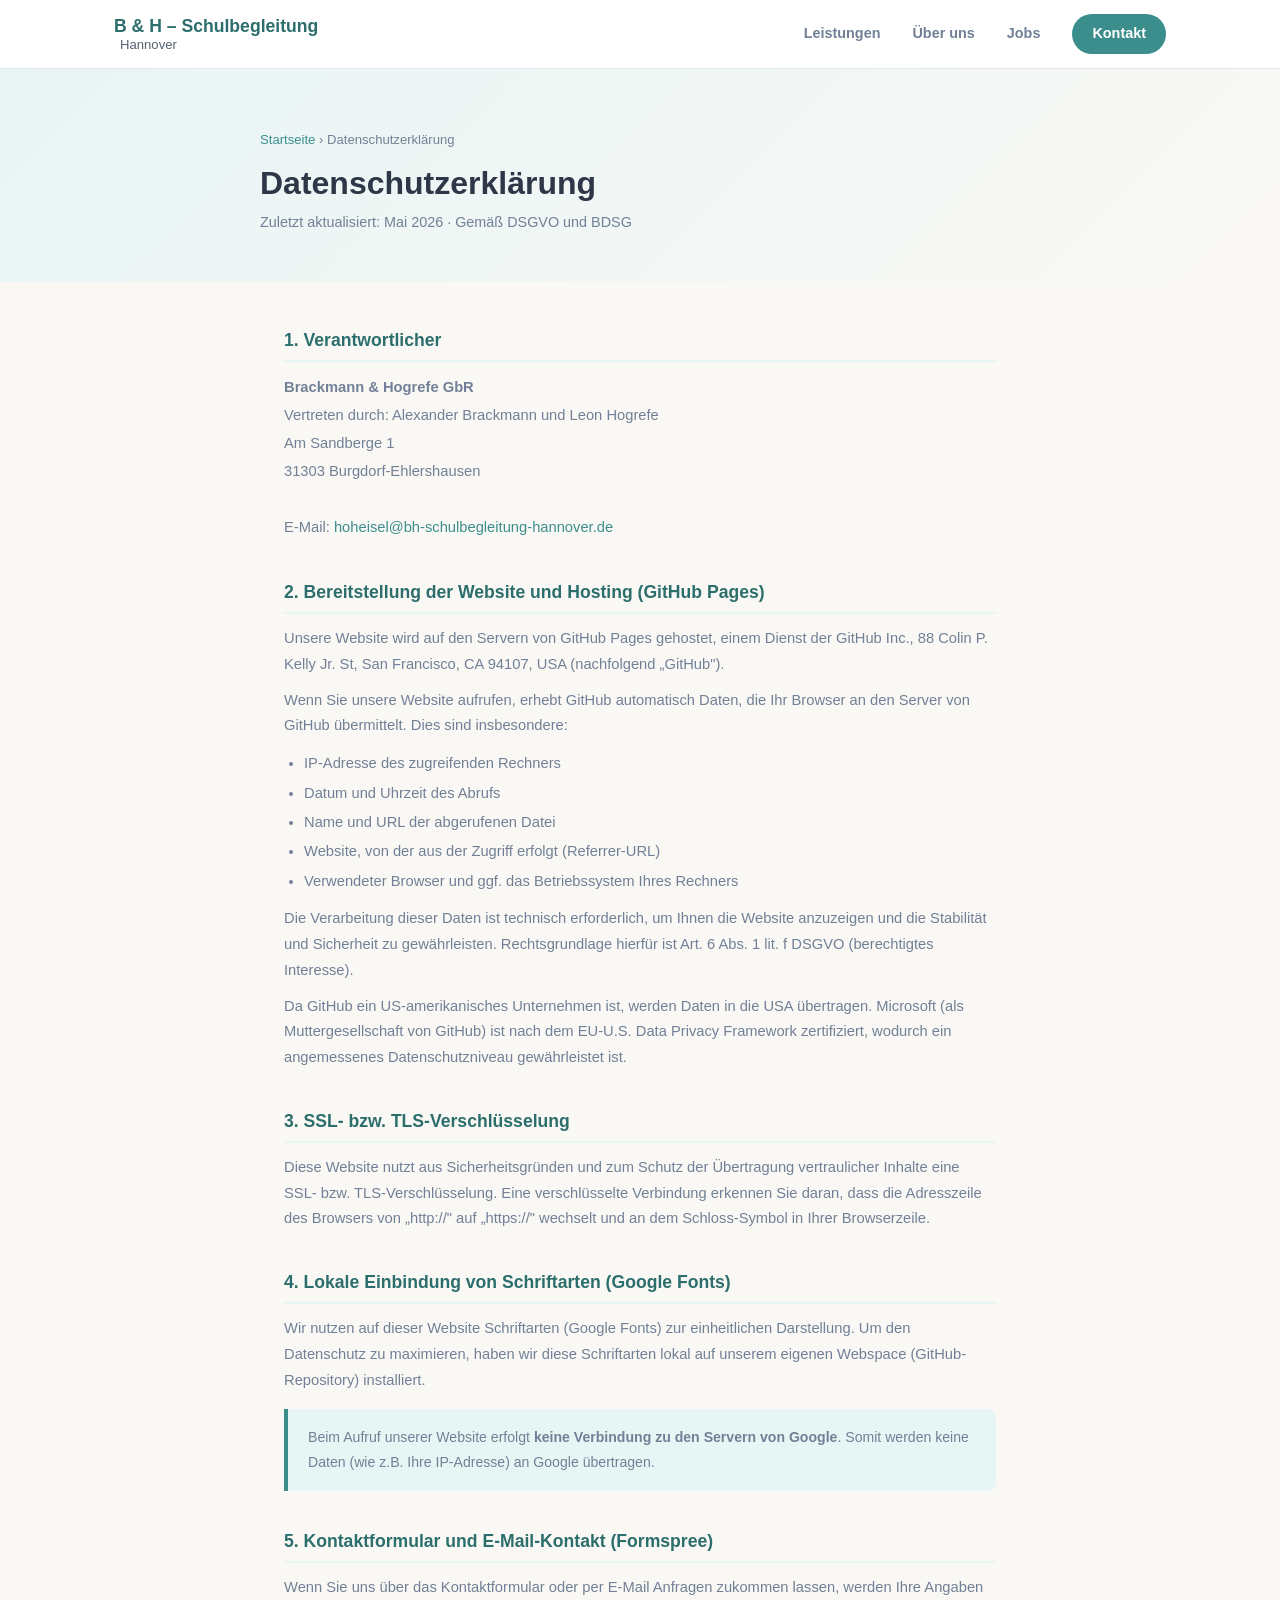
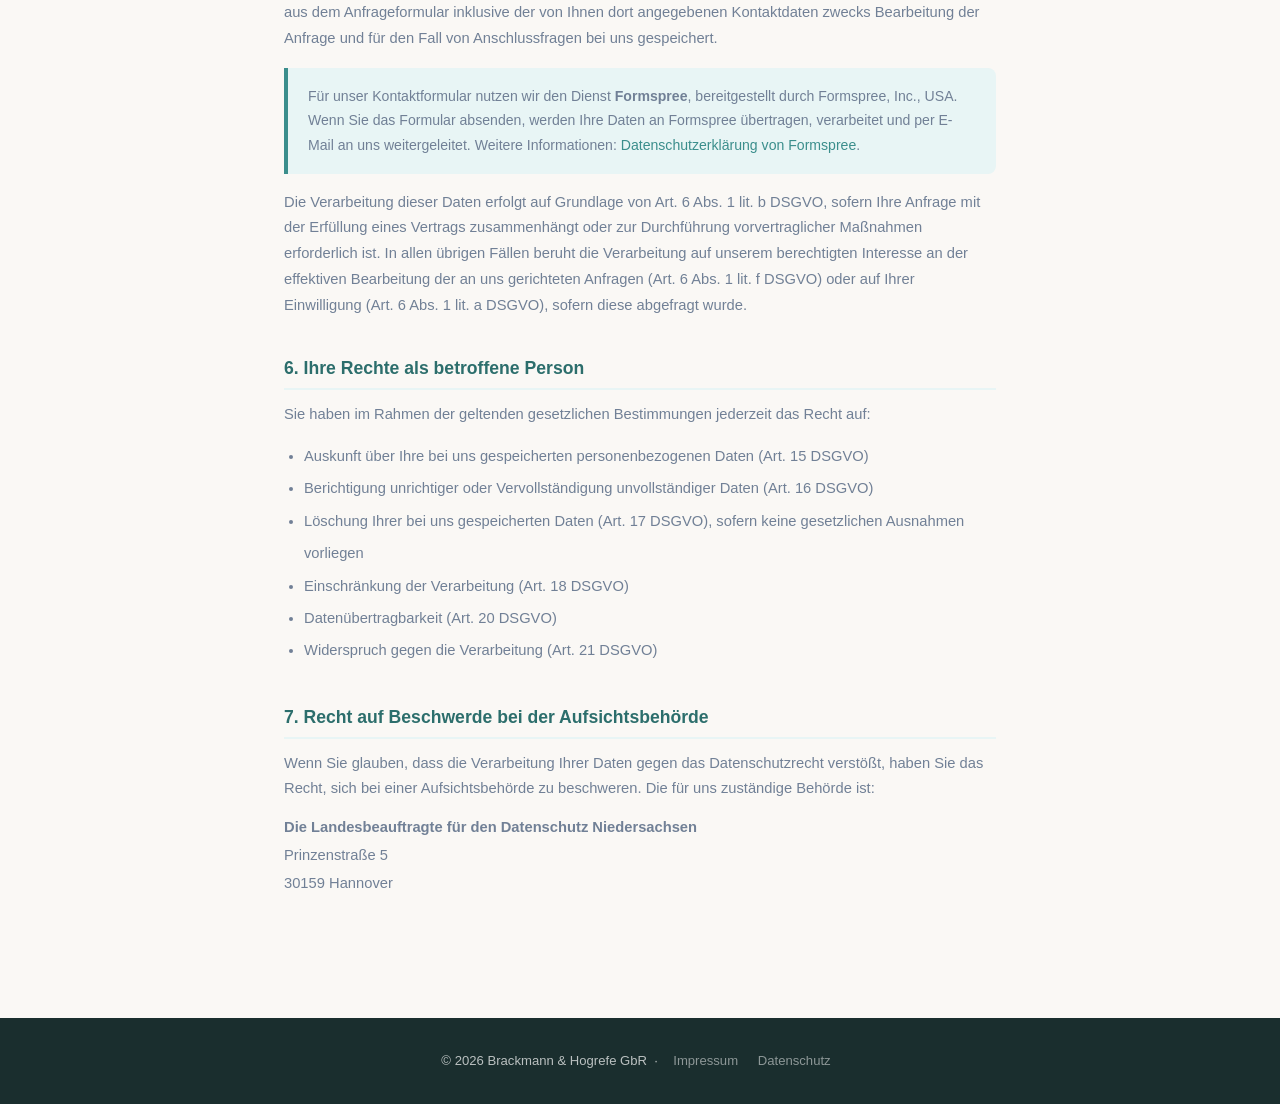
<file: datenschutz.html>
<!DOCTYPE html>
<html lang="de">
<head>
  <meta charset="UTF-8" />
  <meta name="viewport" content="width=device-width, initial-scale=1.0" />
  <link rel="icon" href="favicon.ico" sizes="any" />
  <link rel="icon" type="image/svg+xml" href="favicon.svg" />
  <link rel="apple-touch-icon" href="apple-touch-icon.png" />
  <title>Datenschutzerklärung – Brackmann & Hogrefe GbR</title>
  <style>
    *, *::before, *::after { box-sizing: border-box; margin: 0; padding: 0; }
    :root {
      --teal: #3b8e8c; --teal-dark: #2c6e6c; --teal-light: #e8f5f5;
      --cream: #faf8f5; --text: #2d3748; --text-soft: #718096;
      --white: #ffffff; --border: #e2e8f0;
    }
    html { scroll-behavior: smooth; }
    body { font-family: 'Inter', sans-serif; color: var(--text); background: var(--cream); line-height: 1.65; }
    h1, h2, h3 { font-family: 'Outfit', sans-serif; line-height: 1.25; }
    a { text-decoration: none; color: var(--teal); }
    a:hover { text-decoration: underline; }
    .nav { position: sticky; top: 0; z-index: 100; background: rgba(255,255,255,.95); backdrop-filter: blur(10px); border-bottom: 1px solid var(--border); }
    .nav-inner { max-width: 1100px; margin: auto; padding: 0 24px; height: 68px; display: flex; align-items: center; justify-content: space-between; }
    .nav-logo { font-family: 'Outfit', sans-serif; font-weight: 800; font-size: 1.1rem; color: var(--teal-dark); display: flex; flex-direction: column; line-height: 1.2; text-decoration: none; }
    .nav-logo span { font-size: .75rem; font-weight: 500; color: var(--text-soft); }
    .nav-links { display: flex; gap: 32px; align-items: center; }
    .nav-links a { font-family: 'Outfit', sans-serif; font-weight: 600; font-size: .9rem; color: var(--text-soft); transition: color .2s; text-decoration: none; }
    .nav-links a:hover { color: var(--teal); }
    .nav-cta { background: var(--teal); color: var(--white) !important; padding: 8px 20px; border-radius: 50px; }
    .nav-cta:hover { background: var(--teal-dark) !important; }
    .page-header { background: linear-gradient(135deg, #e8f5f5 0%, #faf8f5 100%); padding: 60px 24px 48px; }
    .page-header-inner { max-width: 760px; margin: auto; }
    .breadcrumb { font-size: .82rem; color: var(--text-soft); margin-bottom: 12px; }
    .breadcrumb a { color: var(--teal); }
    .page-header h1 { font-size: 2rem; font-weight: 800; margin-bottom: 8px; }
    .page-header p { color: var(--text-soft); font-size: .9rem; }
    .content { max-width: 760px; margin: 0 auto; padding: 48px 24px 80px; }
    .section { margin-bottom: 40px; }
    .section h2 { font-size: 1.1rem; font-weight: 800; color: var(--teal-dark); margin-bottom: 12px; padding-bottom: 8px; border-bottom: 2px solid var(--teal-light); }
    .section h3 { font-size: .95rem; font-weight: 700; margin: 20px 0 6px; color: var(--text); }
    .section p { color: var(--text-soft); font-size: .92rem; margin-bottom: 10px; line-height: 1.75; }
    .section address { font-style: normal; color: var(--text-soft); font-size: .92rem; line-height: 1.9; }
    .highlight-box { background: var(--teal-light); border-left: 4px solid var(--teal); border-radius: 0 8px 8px 0; padding: 16px 20px; margin: 16px 0; }
    .highlight-box p { margin: 0; font-size: .88rem; }
    footer { background: #1a2e2e; color: rgba(255,255,255,.7); padding: 32px 24px; text-align: center; font-size: .82rem; }
    footer a { color: rgba(255,255,255,.5); margin: 0 8px; }
    footer a:hover { color: white; text-decoration: none; }
    @media (max-width: 768px) { .nav-links { display: none; } }
  </style>
</head>
<body>
<nav class="nav">
  <div class="nav-inner">
    <a href="index.html" class="nav-logo">B & H – Schulbegleitung<span style="font-weight:500;color:#556070;font-size:.82rem;margin-left:6px">Hannover</span></a>
    <div class="nav-links">
      <a href="leistungen.html">Leistungen</a>
      <a href="ueber-uns.html">Über uns</a>
      <a href="jobs.html">Jobs</a>
      <a href="kontakt.html" class="nav-cta">Kontakt</a>
    </div>
  </div>
</nav>
<div class="page-header">
  <div class="page-header-inner">
    <div class="breadcrumb"><a href="index.html">Startseite</a> › Datenschutzerklärung</div>
    <h1>Datenschutzerklärung</h1>
    <p>Zuletzt aktualisiert: Mai 2026 · Gemäß DSGVO und BDSG</p>
  </div>
</div>
<div class="content">
  <div class="section">
    <h2>1. Verantwortlicher</h2>
    <address>
      <strong>Brackmann & Hogrefe GbR</strong><br/>
      Vertreten durch: Alexander Brackmann und Leon Hogrefe<br/>
      Am Sandberge 1<br/>
      31303 Burgdorf-Ehlershausen<br/><br/>
      E-Mail: <a href="mailto:hoheisel@bh-schulbegleitung-hannover.de">hoheisel@bh-schulbegleitung-hannover.de</a>
    </address>
  </div>
  <div class="section">
    <h2>2. Bereitstellung der Website und Hosting (GitHub Pages)</h2>
    <p>Unsere Website wird auf den Servern von GitHub Pages gehostet, einem Dienst der GitHub Inc., 88 Colin P. Kelly Jr. St, San Francisco, CA 94107, USA (nachfolgend „GitHub").</p>
    <p>Wenn Sie unsere Website aufrufen, erhebt GitHub automatisch Daten, die Ihr Browser an den Server von GitHub übermittelt. Dies sind insbesondere:</p>
    <ul style="margin: 10px 0 10px 20px; color: var(--text-soft); font-size: .92rem; line-height: 2;">
      <li>IP-Adresse des zugreifenden Rechners</li>
      <li>Datum und Uhrzeit des Abrufs</li>
      <li>Name und URL der abgerufenen Datei</li>
      <li>Website, von der aus der Zugriff erfolgt (Referrer-URL)</li>
      <li>Verwendeter Browser und ggf. das Betriebssystem Ihres Rechners</li>
    </ul>
    <p>Die Verarbeitung dieser Daten ist technisch erforderlich, um Ihnen die Website anzuzeigen und die Stabilität und Sicherheit zu gewährleisten. Rechtsgrundlage hierfür ist Art. 6 Abs. 1 lit. f DSGVO (berechtigtes Interesse).</p>
    <p>Da GitHub ein US-amerikanisches Unternehmen ist, werden Daten in die USA übertragen. Microsoft (als Muttergesellschaft von GitHub) ist nach dem EU-U.S. Data Privacy Framework zertifiziert, wodurch ein angemessenes Datenschutzniveau gewährleistet ist.</p>
  </div>
  <div class="section">
    <h2>3. SSL- bzw. TLS-Verschlüsselung</h2>
    <p>Diese Website nutzt aus Sicherheitsgründen und zum Schutz der Übertragung vertraulicher Inhalte eine SSL- bzw. TLS-Verschlüsselung. Eine verschlüsselte Verbindung erkennen Sie daran, dass die Adresszeile des Browsers von „http://" auf „https://" wechselt und an dem Schloss-Symbol in Ihrer Browserzeile.</p>
  </div>
  <div class="section">
    <h2>4. Lokale Einbindung von Schriftarten (Google Fonts)</h2>
    <p>Wir nutzen auf dieser Website Schriftarten (Google Fonts) zur einheitlichen Darstellung. Um den Datenschutz zu maximieren, haben wir diese Schriftarten lokal auf unserem eigenen Webspace (GitHub-Repository) installiert.</p>
    <div class="highlight-box">
      <p>Beim Aufruf unserer Website erfolgt <strong>keine Verbindung zu den Servern von Google</strong>. Somit werden keine Daten (wie z.B. Ihre IP-Adresse) an Google übertragen.</p>
    </div>
  </div>
  <div class="section">
    <h2>5. Kontaktformular und E-Mail-Kontakt (Formspree)</h2>
    <p>Wenn Sie uns über das Kontaktformular oder per E-Mail Anfragen zukommen lassen, werden Ihre Angaben aus dem Anfrageformular inklusive der von Ihnen dort angegebenen Kontaktdaten zwecks Bearbeitung der Anfrage und für den Fall von Anschlussfragen bei uns gespeichert.</p>
    <div class="highlight-box">
      <p>Für unser Kontaktformular nutzen wir den Dienst <strong>Formspree</strong>, bereitgestellt durch Formspree, Inc., USA. Wenn Sie das Formular absenden, werden Ihre Daten an Formspree übertragen, verarbeitet und per E-Mail an uns weitergeleitet. Weitere Informationen: <a href="https://formspree.io/legal/privacy-policy" target="_blank" rel="noopener">Datenschutzerklärung von Formspree</a>.</p>
    </div>
    <p>Die Verarbeitung dieser Daten erfolgt auf Grundlage von Art. 6 Abs. 1 lit. b DSGVO, sofern Ihre Anfrage mit der Erfüllung eines Vertrags zusammenhängt oder zur Durchführung vorvertraglicher Maßnahmen erforderlich ist. In allen übrigen Fällen beruht die Verarbeitung auf unserem berechtigten Interesse an der effektiven Bearbeitung der an uns gerichteten Anfragen (Art. 6 Abs. 1 lit. f DSGVO) oder auf Ihrer Einwilligung (Art. 6 Abs. 1 lit. a DSGVO), sofern diese abgefragt wurde.</p>
  </div>
  <div class="section">
    <h2>6. Ihre Rechte als betroffene Person</h2>
    <p>Sie haben im Rahmen der geltenden gesetzlichen Bestimmungen jederzeit das Recht auf:</p>
    <ul style="margin: 12px 0 12px 20px; color: var(--text-soft); font-size: .92rem; line-height: 2.2;">
      <li>Auskunft über Ihre bei uns gespeicherten personenbezogenen Daten (Art. 15 DSGVO)</li>
      <li>Berichtigung unrichtiger oder Vervollständigung unvollständiger Daten (Art. 16 DSGVO)</li>
      <li>Löschung Ihrer bei uns gespeicherten Daten (Art. 17 DSGVO), sofern keine gesetzlichen Ausnahmen vorliegen</li>
      <li>Einschränkung der Verarbeitung (Art. 18 DSGVO)</li>
      <li>Datenübertragbarkeit (Art. 20 DSGVO)</li>
      <li>Widerspruch gegen die Verarbeitung (Art. 21 DSGVO)</li>
    </ul>
  </div>
  <div class="section">
    <h2>7. Recht auf Beschwerde bei der Aufsichtsbehörde</h2>
    <p>Wenn Sie glauben, dass die Verarbeitung Ihrer Daten gegen das Datenschutzrecht verstößt, haben Sie das Recht, sich bei einer Aufsichtsbehörde zu beschweren. Die für uns zuständige Behörde ist:</p>
    <address style="margin-top: 12px;">
      <strong>Die Landesbeauftragte für den Datenschutz Niedersachsen</strong><br/>
      Prinzenstraße 5<br/>
      30159 Hannover
    </address>
  </div>
</div>
<footer>
  © 2026 Brackmann & Hogrefe GbR &nbsp;·&nbsp;
  <a href="impressum.html">Impressum</a>
  <a href="datenschutz.html">Datenschutz</a>
</footer>
</body>
</html>
</file>
